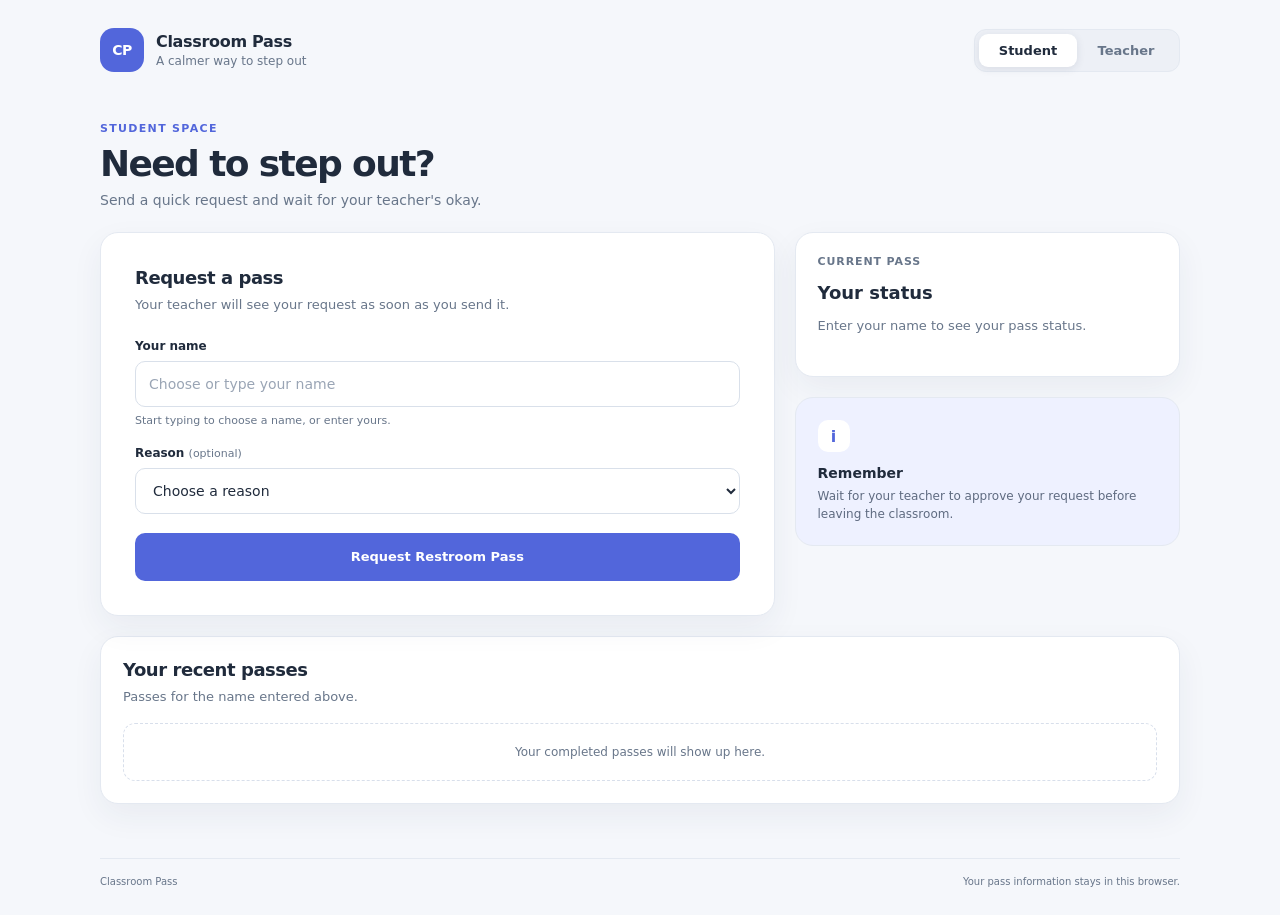
<file: index.html>
<!doctype html>
<html lang="en">
  <head>
    <meta charset="utf-8">
    <meta name="viewport" content="width=device-width, initial-scale=1">
    <meta name="theme-color" content="#f5f7fb">
    <title>Classroom Pass</title>
    <link rel="stylesheet" href="styles.css">
    <script src="app.js" defer></script>
  </head>
  <body>
    <div class="app-shell">
      <header class="topbar">
        <a class="brand" href="#" aria-label="Classroom Pass home">
          <span class="brand-mark" aria-hidden="true">CP</span>
          <span>
            <strong>Classroom Pass</strong>
            <small>A calmer way to step out</small>
          </span>
        </a>
        <div class="mode-switch" role="group" aria-label="Choose app mode">
          <button class="mode-button is-active" type="button" data-mode="student" aria-pressed="true">Student</button>
          <button class="mode-button" type="button" data-mode="teacher" aria-pressed="false">Teacher</button>
        </div>
      </header>

      <main id="main-content">
        <div id="notice" class="notice" role="status" aria-live="polite" hidden></div>
        <section id="student-view" class="view" aria-labelledby="student-heading"></section>
        <section id="teacher-view" class="view" aria-labelledby="teacher-heading" hidden></section>
      </main>

      <footer class="app-footer">
        <span>Classroom Pass</span>
        <span>Your pass information stays in this browser.</span>
      </footer>
    </div>
  </body>
</html>
</file>
<file: styles.css>
:root {
  color-scheme: light;
  font-family: Inter, ui-sans-serif, system-ui, -apple-system, BlinkMacSystemFont, "Segoe UI", sans-serif;
  color: #202b3c;
  background: #f5f7fb;
  font-synthesis: none;
  text-rendering: optimizeLegibility;
  --ink: #202b3c;
  --muted: #68768a;
  --line: #e4e9f1;
  --surface: #fff;
  --brand: #5266db;
  --brand-dark: #3e50bd;
  --brand-soft: #eef0ff;
  --green: #217a55;
  --green-soft: #e9f7ef;
  --amber: #966314;
  --amber-soft: #fff4da;
  --red: #b44343;
  --red-soft: #fff0ef;
  --missing: #9a3d12;
  --missing-soft: #fff0e7;
  --shadow: 0 12px 32px rgba(35, 50, 80, 0.06);
}

* {
  box-sizing: border-box;
}

body {
  min-width: 320px;
  min-height: 100vh;
  margin: 0;
}

button,
input,
select {
  font: inherit;
}

button {
  cursor: pointer;
}

button:focus-visible,
input:focus-visible,
select:focus-visible,
a:focus-visible {
  outline: 3px solid #9da8ff;
  outline-offset: 3px;
}

.app-shell {
  width: min(1080px, calc(100% - 40px));
  margin: 0 auto;
}

.topbar {
  min-height: 100px;
  display: flex;
  align-items: center;
  justify-content: space-between;
  gap: 24px;
}

.brand {
  display: inline-flex;
  align-items: center;
  gap: 12px;
  color: inherit;
  text-decoration: none;
}

.brand-mark {
  width: 44px;
  height: 44px;
  display: grid;
  place-items: center;
  border-radius: 14px;
  background: var(--brand);
  color: #fff;
  font-size: 14px;
  font-weight: 800;
  letter-spacing: -0.04em;
}

.brand strong,
.brand small {
  display: block;
}

.brand strong {
  font-size: 16px;
  letter-spacing: -0.02em;
}

.brand small {
  margin-top: 3px;
  color: var(--muted);
  font-size: 12px;
}

.mode-switch {
  display: inline-flex;
  padding: 4px;
  border: 1px solid var(--line);
  border-radius: 12px;
  background: #edf0f6;
}

.mode-button {
  min-width: 98px;
  padding: 9px 15px;
  border: 0;
  border-radius: 9px;
  background: transparent;
  color: var(--muted);
  font-size: 13px;
  font-weight: 700;
}

.mode-button.is-active {
  background: var(--surface);
  color: var(--ink);
  box-shadow: 0 2px 8px rgba(35, 50, 80, 0.1);
}

main {
  padding: 22px 0 54px;
}

.view {
  animation: arrive 180ms ease-out;
}

@keyframes arrive {
  from { opacity: 0.65; transform: translateY(4px); }
  to { opacity: 1; transform: translateY(0); }
}

.page-heading {
  margin: 0 0 24px;
}

.eyebrow {
  margin: 0 0 9px;
  color: var(--brand);
  font-size: 11px;
  font-weight: 800;
  letter-spacing: 0.12em;
  text-transform: uppercase;
}

h1,
h2,
h3,
p {
  margin-top: 0;
}

h1 {
  margin-bottom: 8px;
  font-size: clamp(27px, 4vw, 36px);
  letter-spacing: -0.045em;
  line-height: 1.12;
}

.page-heading > p:last-child {
  margin-bottom: 0;
  color: var(--muted);
  font-size: 14px;
}

.student-layout {
  display: grid;
  grid-template-columns: minmax(0, 1.4fr) minmax(260px, 0.8fr);
  align-items: start;
  gap: 20px;
}

.card {
  border: 1px solid var(--line);
  border-radius: 18px;
  background: var(--surface);
  box-shadow: var(--shadow);
}

.request-card {
  padding: clamp(22px, 4vw, 34px);
}

.request-card h2,
.panel-heading h2 {
  margin-bottom: 7px;
  font-size: 18px;
  letter-spacing: -0.025em;
}

.card-intro,
.panel-heading p {
  margin-bottom: 24px;
  color: var(--muted);
  font-size: 13px;
  line-height: 1.5;
}

.field {
  display: block;
  margin-bottom: 19px;
}

.field-label {
  display: block;
  margin-bottom: 8px;
  font-size: 12px;
  font-weight: 750;
}

.field input,
.field select {
  width: 100%;
  min-height: 46px;
  padding: 0 13px;
  border: 1px solid #d9e0ea;
  border-radius: 10px;
  background: #fff;
  color: var(--ink);
  font-size: 14px;
}

.field input::placeholder {
  color: #9aa5b5;
}

.field-hint {
  display: block;
  margin-top: 7px;
  color: var(--muted);
  font-size: 11px;
}

.optional-note {
  color: var(--muted);
  font-size: 11px;
  font-weight: 500;
}

.button {
  min-height: 42px;
  display: inline-flex;
  align-items: center;
  justify-content: center;
  gap: 7px;
  padding: 0 15px;
  border: 1px solid transparent;
  border-radius: 10px;
  font-size: 12px;
  font-weight: 750;
  transition: background 120ms ease, transform 120ms ease;
}

.button:not(:disabled):active {
  transform: translateY(1px);
}

.button:disabled {
  cursor: not-allowed;
  opacity: 0.6;
}

.button-primary {
  background: var(--brand);
  color: #fff;
}

.button-primary:hover:not(:disabled) {
  background: var(--brand-dark);
}

.button-secondary {
  border-color: var(--line);
  background: #fff;
  color: var(--ink);
}

.button-secondary:hover:not(:disabled) {
  background: #f7f8fc;
}

.button-danger {
  border-color: #f1d6d3;
  background: #fff;
  color: var(--red);
}

.button-missing {
  border-color: #f0cfbc;
  background: var(--missing-soft);
  color: var(--missing);
}

.button-success {
  background: var(--green);
  color: #fff;
}

.button-full {
  width: 100%;
  min-height: 48px;
  font-size: 13px;
}

.student-side {
  display: grid;
  gap: 20px;
}

.status-card,
.tip-card {
  padding: 22px;
}

.panel-kicker {
  margin-bottom: 14px;
  color: var(--muted);
  font-size: 11px;
  font-weight: 750;
  letter-spacing: 0.08em;
  text-transform: uppercase;
}

.status-card h2 {
  margin-bottom: 13px;
  font-size: 18px;
}

.status-message {
  margin: 12px 0 18px;
  color: var(--muted);
  font-size: 13px;
  line-height: 1.55;
}

.status-detail {
  margin: -4px 0 18px;
  color: var(--muted);
  font-size: 11px;
}

.status-pill {
  display: inline-flex;
  align-items: center;
  gap: 6px;
  min-height: 25px;
  padding: 4px 9px;
  border-radius: 999px;
  font-size: 10px;
  font-weight: 800;
  letter-spacing: 0.04em;
  text-transform: uppercase;
  white-space: nowrap;
}

.status-pill::before {
  width: 6px;
  height: 6px;
  border-radius: 50%;
  background: currentColor;
  content: "";
}

.status-pending {
  background: var(--amber-soft);
  color: var(--amber);
}

.status-approved {
  background: var(--green-soft);
  color: var(--green);
}

.status-denied {
  background: var(--red-soft);
  color: var(--red);
}

.status-returned {
  background: var(--brand-soft);
  color: var(--brand-dark);
}

.status-missing {
  background: var(--missing-soft);
  color: var(--missing);
}

.tip-card {
  background: #eef1ff;
  box-shadow: none;
}

.tip-icon {
  width: 32px;
  height: 32px;
  display: grid;
  place-items: center;
  margin-bottom: 13px;
  border-radius: 10px;
  background: #fff;
  color: var(--brand);
  font-weight: 800;
}

.tip-card h3 {
  margin-bottom: 6px;
  font-size: 14px;
}

.tip-card p {
  margin-bottom: 0;
  color: #5f6b81;
  font-size: 12px;
  line-height: 1.5;
}

.history-panel {
  margin-top: 20px;
  padding: 22px;
}

.panel-heading {
  display: flex;
  align-items: flex-start;
  justify-content: space-between;
  gap: 14px;
}

.panel-heading p {
  margin-bottom: 0;
}

.history-list {
  display: grid;
  gap: 10px;
  margin-top: 17px;
}

.history-row {
  display: grid;
  grid-template-columns: minmax(0, 1fr) auto;
  align-items: center;
  gap: 12px;
  padding: 12px 13px;
  border: 1px solid var(--line);
  border-radius: 12px;
}

.history-row strong,
.history-row small {
  display: block;
}

.history-row strong {
  margin-bottom: 4px;
  font-size: 12px;
}

.history-row small {
  color: var(--muted);
  font-size: 11px;
}

.empty-state {
  padding: 19px 14px;
  border: 1px dashed #d8dfeb;
  border-radius: 12px;
  color: var(--muted);
  font-size: 12px;
  line-height: 1.5;
  text-align: center;
}

.teacher-heading {
  display: flex;
  align-items: end;
  justify-content: space-between;
  gap: 20px;
  margin-bottom: 22px;
}

.teacher-heading .page-heading {
  margin-bottom: 0;
}

.teacher-date {
  padding-bottom: 3px;
  color: var(--muted);
  font-size: 12px;
  white-space: nowrap;
}

.stat-grid {
  display: grid;
  grid-template-columns: repeat(3, minmax(0, 1fr));
  gap: 14px;
  margin-bottom: 21px;
}

.stat-card {
  padding: 18px 19px;
}

.stat-label {
  margin-bottom: 10px;
  color: var(--muted);
  font-size: 11px;
  font-weight: 700;
}

.stat-value {
  margin: 0;
  font-size: 28px;
  font-weight: 800;
  letter-spacing: -0.05em;
}

.stat-warning {
  color: var(--missing);
}

.stat-footnote {
  margin: 5px 0 0;
  color: var(--muted);
  font-size: 10px;
}

.teacher-section {
  margin-top: 19px;
  padding: 22px;
}

.section-count {
  min-width: 25px;
  height: 25px;
  display: inline-grid;
  place-items: center;
  padding: 0 7px;
  border-radius: 8px;
  background: #f0f2f8;
  color: var(--muted);
  font-size: 11px;
  font-weight: 800;
}

.request-list {
  display: grid;
  gap: 10px;
  margin-top: 16px;
}

.pass-row {
  display: grid;
  grid-template-columns: minmax(0, 1fr) auto;
  align-items: center;
  gap: 16px;
  padding: 15px;
  border: 1px solid var(--line);
  border-radius: 13px;
}

.pass-row-missing {
  border-color: #efc9b2;
  background: #fffaf7;
}

.pass-main {
  min-width: 0;
}

.pass-title-line {
  display: flex;
  flex-wrap: wrap;
  align-items: center;
  gap: 9px;
  margin-bottom: 7px;
}

.pass-title-line strong {
  font-size: 13px;
}

.pass-meta {
  display: flex;
  flex-wrap: wrap;
  gap: 8px 15px;
  color: var(--muted);
  font-size: 11px;
}

.pass-notes {
  margin: 8px 0 0;
  color: var(--muted);
  font-size: 11px;
}

.missing-note {
  color: var(--missing);
  font-weight: 650;
}

.pass-actions {
  display: flex;
  flex-wrap: wrap;
  justify-content: flex-end;
  gap: 8px;
}

.history-table-wrap {
  margin-top: 16px;
  overflow-x: auto;
}

.history-empty {
  margin-top: 16px;
}

.history-table {
  width: 100%;
  border-collapse: collapse;
  text-align: left;
}

.history-table th {
  padding: 0 12px 10px;
  color: var(--muted);
  font-size: 10px;
  font-weight: 750;
  text-transform: uppercase;
  letter-spacing: 0.06em;
  white-space: nowrap;
}

.history-table td {
  padding: 12px;
  border-top: 1px solid var(--line);
  font-size: 11px;
  white-space: nowrap;
}

.history-table td:first-child {
  font-weight: 700;
}

.notice {
  margin-bottom: 18px;
  padding: 12px 15px;
  border: 1px solid #edd394;
  border-radius: 11px;
  background: var(--amber-soft);
  color: #75500f;
  font-size: 12px;
  line-height: 1.5;
}

.app-footer {
  display: flex;
  justify-content: space-between;
  gap: 14px;
  padding: 17px 0 28px;
  border-top: 1px solid var(--line);
  color: var(--muted);
  font-size: 10px;
}

[hidden] {
  display: none !important;
}

@media (max-width: 700px) {
  .app-shell {
    width: min(100% - 28px, 540px);
  }

  .topbar {
    min-height: 82px;
  }

  main {
    padding-top: 20px;
  }

  .student-layout {
    grid-template-columns: 1fr;
  }

  .student-side {
    grid-template-columns: repeat(2, minmax(0, 1fr));
  }

  .teacher-heading {
    align-items: flex-start;
    flex-direction: column;
    gap: 5px;
  }

  .stat-grid {
    grid-template-columns: repeat(2, minmax(0, 1fr));
    gap: 9px;
  }

  .stat-card {
    padding: 14px;
  }

  .teacher-section,
  .history-panel {
    padding: 17px;
  }
}

@media (max-width: 480px) {
  .app-shell {
    width: calc(100% - 24px);
  }

  .brand-mark {
    width: 39px;
    height: 39px;
    border-radius: 12px;
  }

  .brand small {
    font-size: 10px;
  }

  .mode-button {
    min-width: 74px;
    padding: 8px 9px;
    font-size: 11px;
  }

  .student-side {
    grid-template-columns: 1fr;
  }

  .stat-card {
    padding: 12px 10px;
  }

  .stat-label {
    min-height: 26px;
    font-size: 9px;
  }

  .stat-value {
    font-size: 23px;
  }

  .pass-row {
    grid-template-columns: 1fr;
  }

  .pass-actions {
    justify-content: flex-start;
  }

  .app-footer {
    flex-direction: column;
    gap: 5px;
  }
}

@media (prefers-reduced-motion: reduce) {
  *,
  *::before,
  *::after {
    scroll-behavior: auto !important;
    animation-duration: 0.01ms !important;
    animation-iteration-count: 1 !important;
    transition-duration: 0.01ms !important;
  }
}
</file>
<file: coding basics/styles.css>
:root {
  color-scheme: light;
  font-family: Inter, ui-sans-serif, system-ui, -apple-system, BlinkMacSystemFont, "Segoe UI", sans-serif;
  color: #202b3c;
  background: #f5f7fb;
  font-synthesis: none;
  text-rendering: optimizeLegibility;
  --ink: #202b3c;
  --muted: #68768a;
  --line: #e4e9f1;
  --surface: #fff;
  --brand: #5266db;
  --brand-dark: #3e50bd;
  --brand-soft: #eef0ff;
  --green: #217a55;
  --green-soft: #e9f7ef;
  --amber: #966314;
  --amber-soft: #fff4da;
  --red: #b44343;
  --red-soft: #fff0ef;
  --missing: #9a3d12;
  --missing-soft: #fff0e7;
  --shadow: 0 12px 32px rgba(35, 50, 80, 0.06);
}

* {
  box-sizing: border-box;
}

body {
  min-width: 320px;
  min-height: 100vh;
  margin: 0;
}

button,
input,
select {
  font: inherit;
}

button {
  cursor: pointer;
}

button:focus-visible,
input:focus-visible,
select:focus-visible,
a:focus-visible {
  outline: 3px solid #9da8ff;
  outline-offset: 3px;
}

.app-shell {
  width: min(1080px, calc(100% - 40px));
  margin: 0 auto;
}

.topbar {
  min-height: 100px;
  display: flex;
  align-items: center;
  justify-content: space-between;
  gap: 24px;
}

.brand {
  display: inline-flex;
  align-items: center;
  gap: 12px;
  color: inherit;
  text-decoration: none;
}

.brand-mark {
  width: 44px;
  height: 44px;
  display: grid;
  place-items: center;
  border-radius: 14px;
  background: var(--brand);
  color: #fff;
  font-size: 14px;
  font-weight: 800;
  letter-spacing: -0.04em;
}

.brand strong,
.brand small {
  display: block;
}

.brand strong {
  font-size: 16px;
  letter-spacing: -0.02em;
}

.brand small {
  margin-top: 3px;
  color: var(--muted);
  font-size: 12px;
}

.mode-switch {
  display: inline-flex;
  padding: 4px;
  border: 1px solid var(--line);
  border-radius: 12px;
  background: #edf0f6;
}

.mode-button {
  min-width: 98px;
  padding: 9px 15px;
  border: 0;
  border-radius: 9px;
  background: transparent;
  color: var(--muted);
  font-size: 13px;
  font-weight: 700;
}

.mode-button.is-active {
  background: var(--surface);
  color: var(--ink);
  box-shadow: 0 2px 8px rgba(35, 50, 80, 0.1);
}

main {
  padding: 22px 0 54px;
}

.view {
  animation: arrive 180ms ease-out;
}

@keyframes arrive {
  from { opacity: 0.65; transform: translateY(4px); }
  to { opacity: 1; transform: translateY(0); }
}

.page-heading {
  margin: 0 0 24px;
}

.eyebrow {
  margin: 0 0 9px;
  color: var(--brand);
  font-size: 11px;
  font-weight: 800;
  letter-spacing: 0.12em;
  text-transform: uppercase;
}

h1,
h2,
h3,
p {
  margin-top: 0;
}

h1 {
  margin-bottom: 8px;
  font-size: clamp(27px, 4vw, 36px);
  letter-spacing: -0.045em;
  line-height: 1.12;
}

.page-heading > p:last-child {
  margin-bottom: 0;
  color: var(--muted);
  font-size: 14px;
}

.student-layout {
  display: grid;
  grid-template-columns: minmax(0, 1.4fr) minmax(260px, 0.8fr);
  align-items: start;
  gap: 20px;
}

.card {
  border: 1px solid var(--line);
  border-radius: 18px;
  background: var(--surface);
  box-shadow: var(--shadow);
}

.request-card {
  padding: clamp(22px, 4vw, 34px);
}

.request-card h2,
.panel-heading h2 {
  margin-bottom: 7px;
  font-size: 18px;
  letter-spacing: -0.025em;
}

.card-intro,
.panel-heading p {
  margin-bottom: 24px;
  color: var(--muted);
  font-size: 13px;
  line-height: 1.5;
}

.field {
  display: block;
  margin-bottom: 19px;
}

.field-label {
  display: block;
  margin-bottom: 8px;
  font-size: 12px;
  font-weight: 750;
}

.field input,
.field select {
  width: 100%;
  min-height: 46px;
  padding: 0 13px;
  border: 1px solid #d9e0ea;
  border-radius: 10px;
  background: #fff;
  color: var(--ink);
  font-size: 14px;
}

.field input::placeholder {
  color: #9aa5b5;
}

.field-hint {
  display: block;
  margin-top: 7px;
  color: var(--muted);
  font-size: 11px;
}

.optional-note {
  color: var(--muted);
  font-size: 11px;
  font-weight: 500;
}

.button {
  min-height: 42px;
  display: inline-flex;
  align-items: center;
  justify-content: center;
  gap: 7px;
  padding: 0 15px;
  border: 1px solid transparent;
  border-radius: 10px;
  font-size: 12px;
  font-weight: 750;
  transition: background 120ms ease, transform 120ms ease;
}

.button:not(:disabled):active {
  transform: translateY(1px);
}

.button:disabled {
  cursor: not-allowed;
  opacity: 0.6;
}

.button-primary {
  background: var(--brand);
  color: #fff;
}

.button-primary:hover:not(:disabled) {
  background: var(--brand-dark);
}

.button-secondary {
  border-color: var(--line);
  background: #fff;
  color: var(--ink);
}

.button-secondary:hover:not(:disabled) {
  background: #f7f8fc;
}

.button-danger {
  border-color: #f1d6d3;
  background: #fff;
  color: var(--red);
}

.button-missing {
  border-color: #f0cfbc;
  background: var(--missing-soft);
  color: var(--missing);
}

.button-success {
  background: var(--green);
  color: #fff;
}

.button-full {
  width: 100%;
  min-height: 48px;
  font-size: 13px;
}

.student-side {
  display: grid;
  gap: 20px;
}

.status-card,
.tip-card {
  padding: 22px;
}

.panel-kicker {
  margin-bottom: 14px;
  color: var(--muted);
  font-size: 11px;
  font-weight: 750;
  letter-spacing: 0.08em;
  text-transform: uppercase;
}

.status-card h2 {
  margin-bottom: 13px;
  font-size: 18px;
}

.status-message {
  margin: 12px 0 18px;
  color: var(--muted);
  font-size: 13px;
  line-height: 1.55;
}

.status-detail {
  margin: -4px 0 18px;
  color: var(--muted);
  font-size: 11px;
}

.status-pill {
  display: inline-flex;
  align-items: center;
  gap: 6px;
  min-height: 25px;
  padding: 4px 9px;
  border-radius: 999px;
  font-size: 10px;
  font-weight: 800;
  letter-spacing: 0.04em;
  text-transform: uppercase;
  white-space: nowrap;
}

.status-pill::before {
  width: 6px;
  height: 6px;
  border-radius: 50%;
  background: currentColor;
  content: "";
}

.status-pending {
  background: var(--amber-soft);
  color: var(--amber);
}

.status-approved {
  background: var(--green-soft);
  color: var(--green);
}

.status-denied {
  background: var(--red-soft);
  color: var(--red);
}

.status-returned {
  background: var(--brand-soft);
  color: var(--brand-dark);
}

.status-missing {
  background: var(--missing-soft);
  color: var(--missing);
}

.tip-card {
  background: #eef1ff;
  box-shadow: none;
}

.tip-icon {
  width: 32px;
  height: 32px;
  display: grid;
  place-items: center;
  margin-bottom: 13px;
  border-radius: 10px;
  background: #fff;
  color: var(--brand);
  font-weight: 800;
}

.tip-card h3 {
  margin-bottom: 6px;
  font-size: 14px;
}

.tip-card p {
  margin-bottom: 0;
  color: #5f6b81;
  font-size: 12px;
  line-height: 1.5;
}

.history-panel {
  margin-top: 20px;
  padding: 22px;
}

.panel-heading {
  display: flex;
  align-items: flex-start;
  justify-content: space-between;
  gap: 14px;
}

.panel-heading p {
  margin-bottom: 0;
}

.history-list {
  display: grid;
  gap: 10px;
  margin-top: 17px;
}

.history-row {
  display: grid;
  grid-template-columns: minmax(0, 1fr) auto;
  align-items: center;
  gap: 12px;
  padding: 12px 13px;
  border: 1px solid var(--line);
  border-radius: 12px;
}

.history-row strong,
.history-row small {
  display: block;
}

.history-row strong {
  margin-bottom: 4px;
  font-size: 12px;
}

.history-row small {
  color: var(--muted);
  font-size: 11px;
}

.empty-state {
  padding: 19px 14px;
  border: 1px dashed #d8dfeb;
  border-radius: 12px;
  color: var(--muted);
  font-size: 12px;
  line-height: 1.5;
  text-align: center;
}

.teacher-heading {
  display: flex;
  align-items: end;
  justify-content: space-between;
  gap: 20px;
  margin-bottom: 22px;
}

.teacher-heading .page-heading {
  margin-bottom: 0;
}

.teacher-date {
  padding-bottom: 3px;
  color: var(--muted);
  font-size: 12px;
  white-space: nowrap;
}

.stat-grid {
  display: grid;
  grid-template-columns: repeat(3, minmax(0, 1fr));
  gap: 14px;
  margin-bottom: 21px;
}

.stat-card {
  padding: 18px 19px;
}

.stat-label {
  margin-bottom: 10px;
  color: var(--muted);
  font-size: 11px;
  font-weight: 700;
}

.stat-value {
  margin: 0;
  font-size: 28px;
  font-weight: 800;
  letter-spacing: -0.05em;
}

.stat-warning {
  color: var(--missing);
}

.stat-footnote {
  margin: 5px 0 0;
  color: var(--muted);
  font-size: 10px;
}

.teacher-section {
  margin-top: 19px;
  padding: 22px;
}

.section-count {
  min-width: 25px;
  height: 25px;
  display: inline-grid;
  place-items: center;
  padding: 0 7px;
  border-radius: 8px;
  background: #f0f2f8;
  color: var(--muted);
  font-size: 11px;
  font-weight: 800;
}

.request-list {
  display: grid;
  gap: 10px;
  margin-top: 16px;
}

.pass-row {
  display: grid;
  grid-template-columns: minmax(0, 1fr) auto;
  align-items: center;
  gap: 16px;
  padding: 15px;
  border: 1px solid var(--line);
  border-radius: 13px;
}

.pass-row-missing {
  border-color: #efc9b2;
  background: #fffaf7;
}

.pass-main {
  min-width: 0;
}

.pass-title-line {
  display: flex;
  flex-wrap: wrap;
  align-items: center;
  gap: 9px;
  margin-bottom: 7px;
}

.pass-title-line strong {
  font-size: 13px;
}

.pass-meta {
  display: flex;
  flex-wrap: wrap;
  gap: 8px 15px;
  color: var(--muted);
  font-size: 11px;
}

.pass-notes {
  margin: 8px 0 0;
  color: var(--muted);
  font-size: 11px;
}

.missing-note {
  color: var(--missing);
  font-weight: 650;
}

.pass-actions {
  display: flex;
  flex-wrap: wrap;
  justify-content: flex-end;
  gap: 8px;
}

.history-table-wrap {
  margin-top: 16px;
  overflow-x: auto;
}

.history-empty {
  margin-top: 16px;
}

.history-table {
  width: 100%;
  border-collapse: collapse;
  text-align: left;
}

.history-table th {
  padding: 0 12px 10px;
  color: var(--muted);
  font-size: 10px;
  font-weight: 750;
  text-transform: uppercase;
  letter-spacing: 0.06em;
  white-space: nowrap;
}

.history-table td {
  padding: 12px;
  border-top: 1px solid var(--line);
  font-size: 11px;
  white-space: nowrap;
}

.history-table td:first-child {
  font-weight: 700;
}

.notice {
  margin-bottom: 18px;
  padding: 12px 15px;
  border: 1px solid #edd394;
  border-radius: 11px;
  background: var(--amber-soft);
  color: #75500f;
  font-size: 12px;
  line-height: 1.5;
}

.app-footer {
  display: flex;
  justify-content: space-between;
  gap: 14px;
  padding: 17px 0 28px;
  border-top: 1px solid var(--line);
  color: var(--muted);
  font-size: 10px;
}

[hidden] {
  display: none !important;
}

@media (max-width: 700px) {
  .app-shell {
    width: min(100% - 28px, 540px);
  }

  .topbar {
    min-height: 82px;
  }

  main {
    padding-top: 20px;
  }

  .student-layout {
    grid-template-columns: 1fr;
  }

  .student-side {
    grid-template-columns: repeat(2, minmax(0, 1fr));
  }

  .teacher-heading {
    align-items: flex-start;
    flex-direction: column;
    gap: 5px;
  }

  .stat-grid {
    grid-template-columns: repeat(2, minmax(0, 1fr));
    gap: 9px;
  }

  .stat-card {
    padding: 14px;
  }

  .teacher-section,
  .history-panel {
    padding: 17px;
  }
}

@media (max-width: 480px) {
  .app-shell {
    width: calc(100% - 24px);
  }

  .brand-mark {
    width: 39px;
    height: 39px;
    border-radius: 12px;
  }

  .brand small {
    font-size: 10px;
  }

  .mode-button {
    min-width: 74px;
    padding: 8px 9px;
    font-size: 11px;
  }

  .student-side {
    grid-template-columns: 1fr;
  }

  .stat-card {
    padding: 12px 10px;
  }

  .stat-label {
    min-height: 26px;
    font-size: 9px;
  }

  .stat-value {
    font-size: 23px;
  }

  .pass-row {
    grid-template-columns: 1fr;
  }

  .pass-actions {
    justify-content: flex-start;
  }

  .app-footer {
    flex-direction: column;
    gap: 5px;
  }
}

@media (prefers-reduced-motion: reduce) {
  *,
  *::before,
  *::after {
    scroll-behavior: auto !important;
    animation-duration: 0.01ms !important;
    animation-iteration-count: 1 !important;
    transition-duration: 0.01ms !important;
  }
}
</file>
